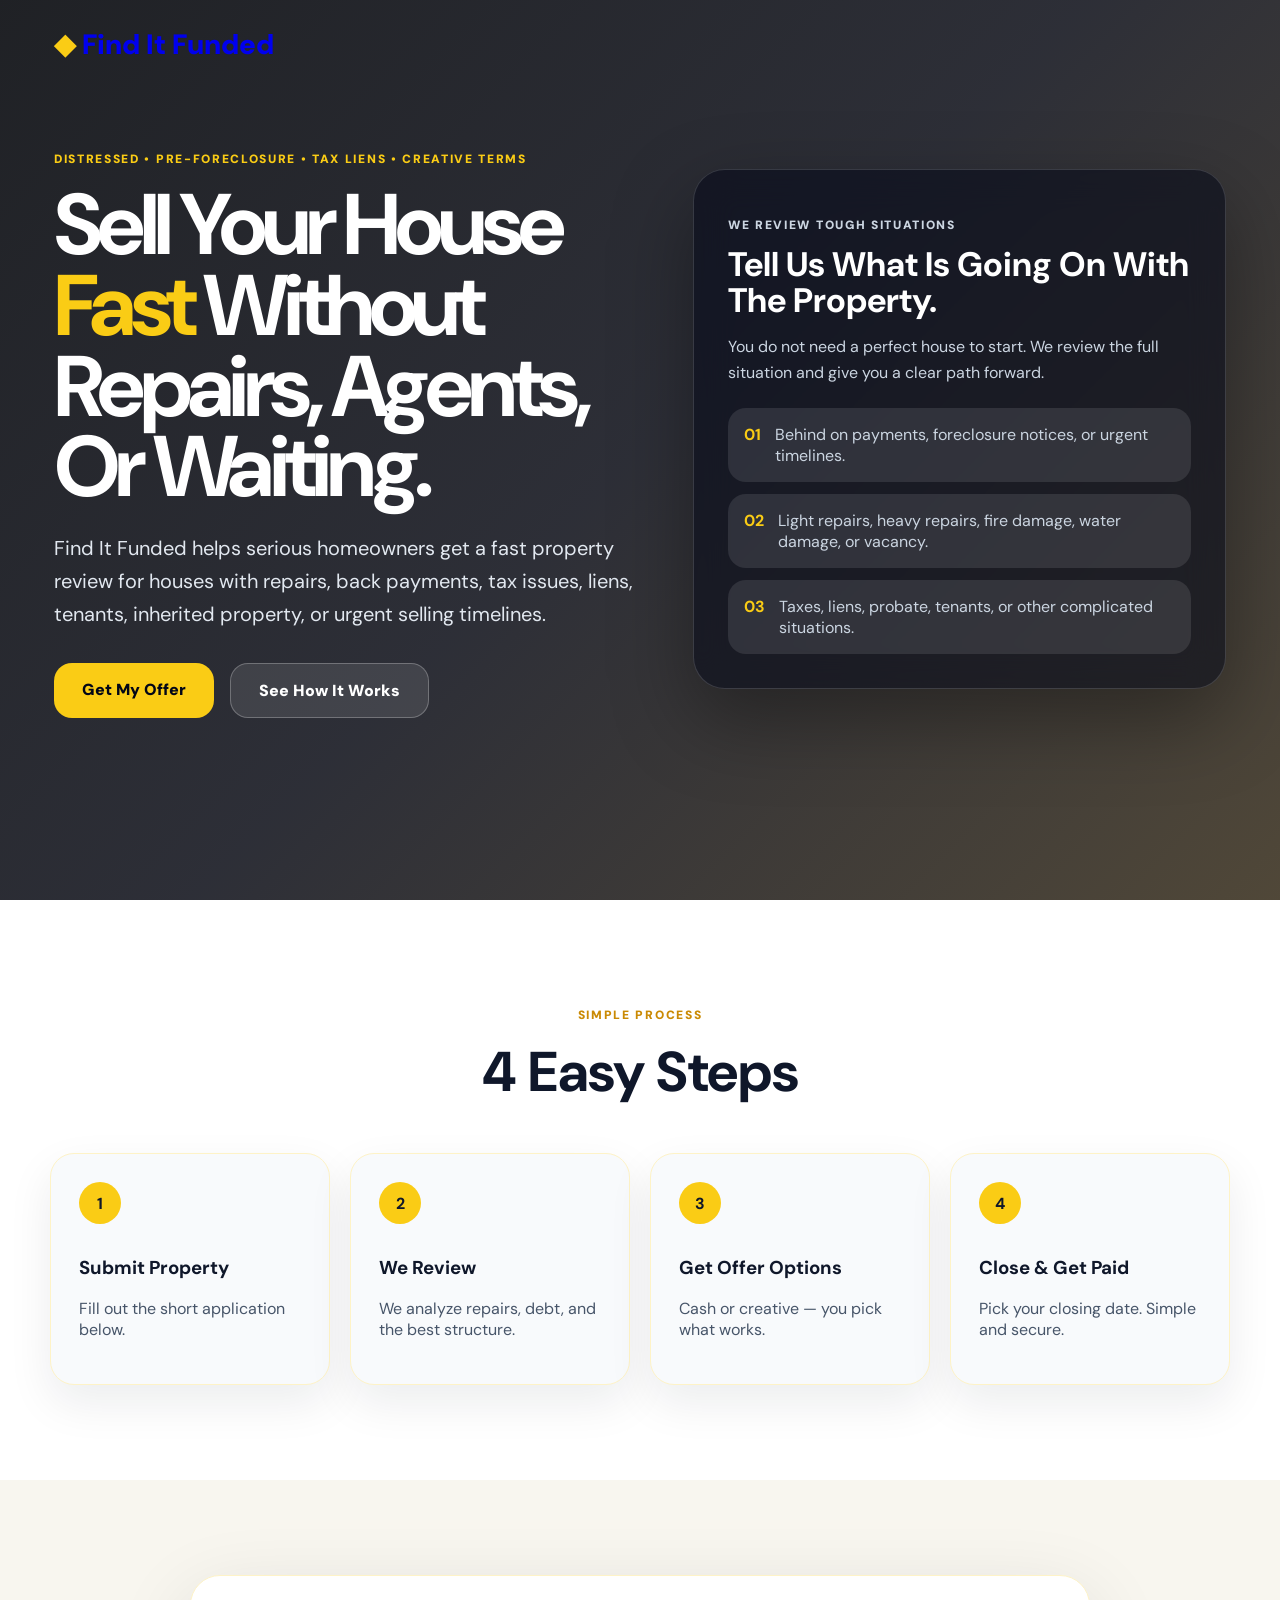
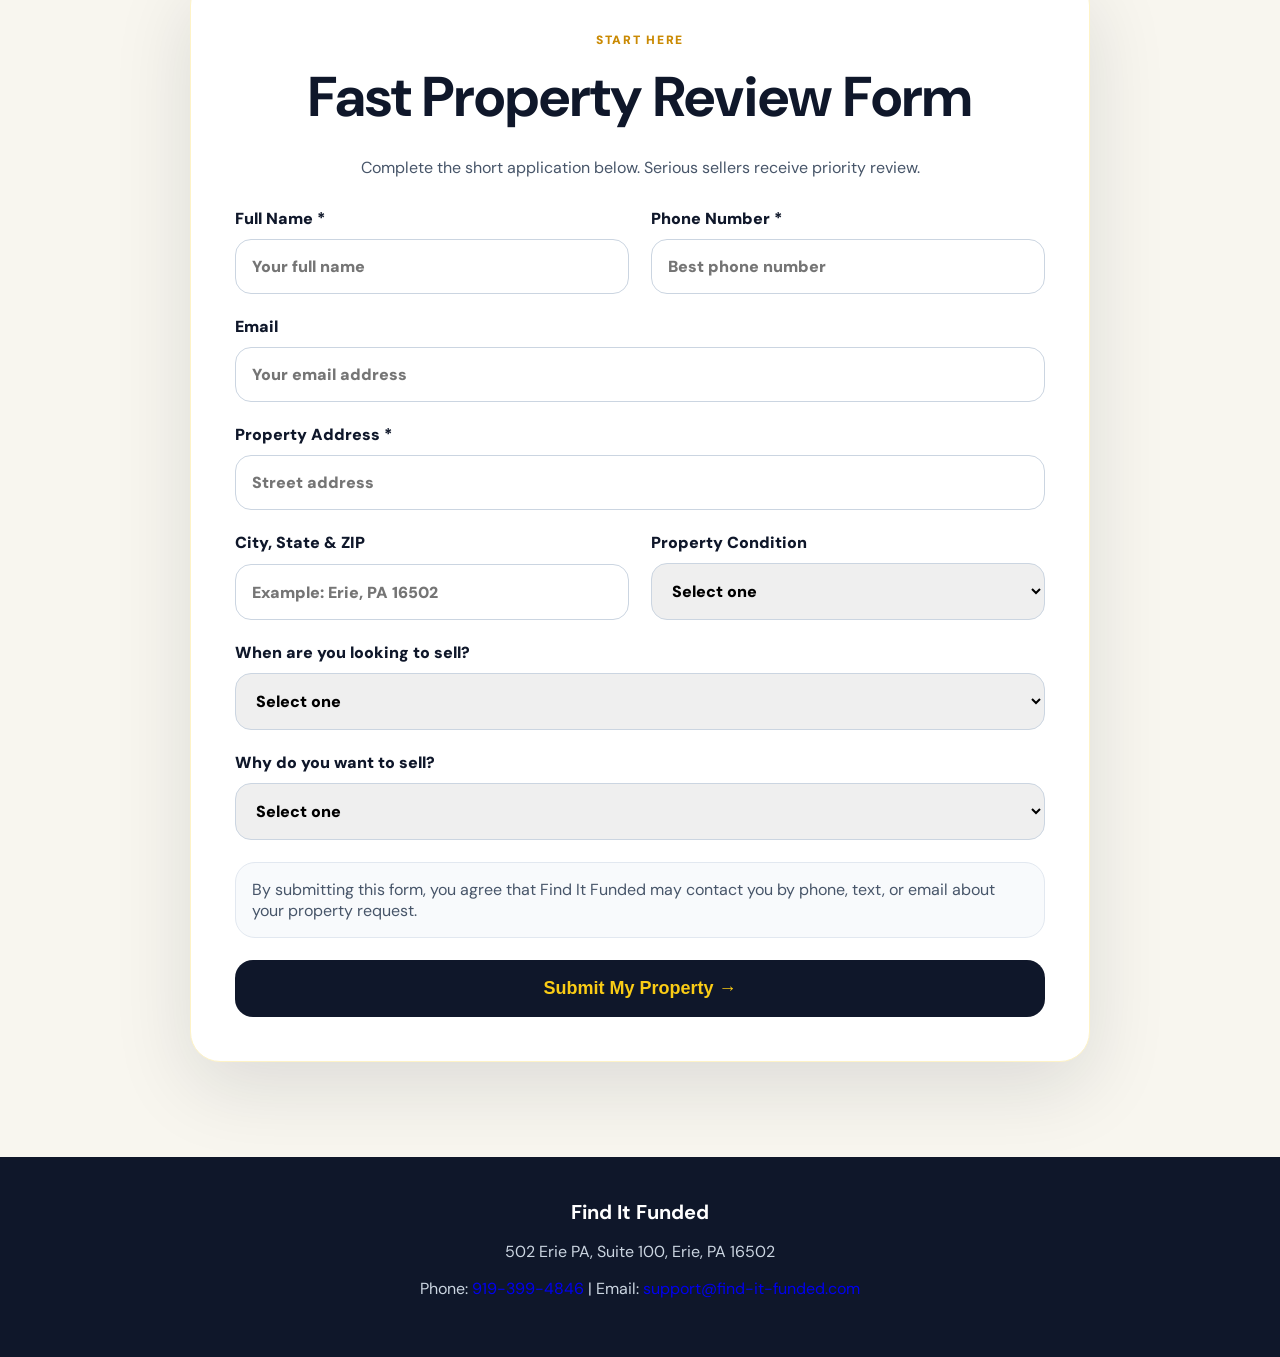
<file: index.html>
<!doctype html>
<html lang="en">
<head>
  <meta charset="UTF-8" />
  <meta name="viewport" content="width=device-width, initial-scale=1.0" />
  <meta name="description" content="Find It Funded helps serious homeowners get a fast property review for distressed houses, foreclosure situations, tax liens, repairs, tenants, inherited property, and urgent selling timelines." />
  <title>Find It Funded | Fast Property Review</title>

  <link rel="icon" href="./favicon.ico" sizes="any" />
  <link rel="icon" href="./favicon.svg" type="image/svg+xml" />
  <link rel="preconnect" href="https://fonts.googleapis.com" />
  <link rel="preconnect" href="https://fonts.gstatic.com" crossorigin />
  <link rel="stylesheet" href="./styles.css" />
</head>
<body>
  <main class="page">
    <section class="hero" id="top">
      <div class="slide slideOne" aria-hidden="true"></div>
      <div class="slide slideTwo" aria-hidden="true"></div>
      <div class="slide slideThree" aria-hidden="true"></div>
      <div class="overlay" aria-hidden="true"></div>

      <nav class="nav" aria-label="Primary navigation">
        <a href="#top" class="brand" aria-label="Find It Funded Home"><span>◆</span> Find It Funded</a>
      </nav>

      <div class="heroGrid">
        <div class="heroText">
          <p class="eyebrow">Distressed • Pre-Foreclosure • Tax Liens • Creative Terms</p>
          <h1>Sell Your House <span>Fast</span> Without Repairs, Agents, Or Waiting.</h1>
          <p class="subtext">
            Find It Funded helps serious homeowners get a fast property review for houses with repairs,
            back payments, tax issues, liens, tenants, inherited property, or urgent selling timelines.
          </p>
          <div class="actions">
            <a href="#apply" class="primary">Get My Offer</a>
            <a href="#how" class="secondary">See How It Works</a>
          </div>
        </div>

        <aside class="card" aria-label="Property situations we review">
          <p class="eyebrow gold">We Review Tough Situations</p>
          <h2>Tell Us What Is Going On With The Property.</h2>
          <p>You do not need a perfect house to start. We review the full situation and give you a clear path forward.</p>

          <div class="items">
            <div><b>01</b><span>Behind on payments, foreclosure notices, or urgent timelines.</span></div>
            <div><b>02</b><span>Light repairs, heavy repairs, fire damage, water damage, or vacancy.</span></div>
            <div><b>03</b><span>Taxes, liens, probate, tenants, or other complicated situations.</span></div>
          </div>
        </aside>
      </div>
    </section>

    <section id="how" class="how">
      <p class="eyebrow dark">Simple Process</p>
      <h2>4 Easy Steps</h2>
      <div class="steps">
        <div><b>1</b><h3>Submit Property</h3><p>Fill out the short application below.</p></div>
        <div><b>2</b><h3>We Review</h3><p>We analyze repairs, debt, and the best structure.</p></div>
        <div><b>3</b><h3>Get Offer Options</h3><p>Cash or creative — you pick what works.</p></div>
        <div><b>4</b><h3>Close & Get Paid</h3><p>Pick your closing date. Simple and secure.</p></div>
      </div>
    </section>

    <section id="apply" class="apply">
      <div class="formBox">
        <p class="eyebrow dark">Start Here</p>
        <h2>Fast Property Review Form</h2>
        <p class="formIntro">Complete the short application below. Serious sellers receive priority review.</p>

        <form action="https://formsubmit.co/support@find-it-funded.com" method="POST">
          <input type="hidden" name="_subject" value="New Find It Funded Seller Lead" />
          <input type="hidden" name="_captcha" value="false" />
          <input type="hidden" name="_template" value="table" />

          <div class="two">
            <label>Full Name *<input required name="fullName" placeholder="Your full name" autocomplete="name" /></label>
            <label>Phone Number *<input required type="tel" name="phone" placeholder="Best phone number" autocomplete="tel" /></label>
          </div>

          <label>Email<input type="email" name="email" placeholder="Your email address" autocomplete="email" /></label>

          <label>Property Address *<input required name="propertyAddress" placeholder="Street address" autocomplete="street-address" /></label>

          <div class="two">
            <label>City, State & ZIP<input name="cityStateZip" placeholder="Example: Erie, PA 16502" /></label>
            <label>Property Condition
              <select name="propertyCondition">
                <option value="">Select one</option>
                <option>Move-in ready</option>
                <option>Light repairs needed</option>
                <option>Heavy repairs needed</option>
                <option>Vacant</option>
                <option>Fire / water damage</option>
                <option>Unknown</option>
              </select>
            </label>
          </div>

          <label>When are you looking to sell?
            <select name="timeline">
              <option value="">Select one</option>
              <option>Immediately (0-7 days)</option>
              <option>Within 14 days</option>
              <option>Within 30 days</option>
            </select>
          </label>

          <label>Why do you want to sell?
            <select name="whySell">
              <option value="">Select one</option>
              <option>Foreclosure / behind on payments</option>
              <option>Tax lien or delinquency</option>
              <option>Inherited / probate property</option>
              <option>Need major repairs</option>
              <option>Relocating</option>
              <option>Tired landlord / problem tenants</option>
              <option>Divorce or family situation</option>
              <option>Other</option>
            </select>
          </label>

          <div class="consent">
            By submitting this form, you agree that Find It Funded may contact you by phone, text, or email about your property request.
          </div>

          <button type="submit">Submit My Property →</button>
        </form>
      </div>
    </section>

    <footer>
      <strong>Find It Funded</strong>
      <p>502 Erie PA, Suite 100, Erie, PA 16502</p>
      <p>Phone: <a href="tel:9193994846">919-399-4846</a> | Email: <a href="mailto:support@find-it-funded.com">support@find-it-funded.com</a></p>
    </footer>
  </main>
</body>
</html>
</file>
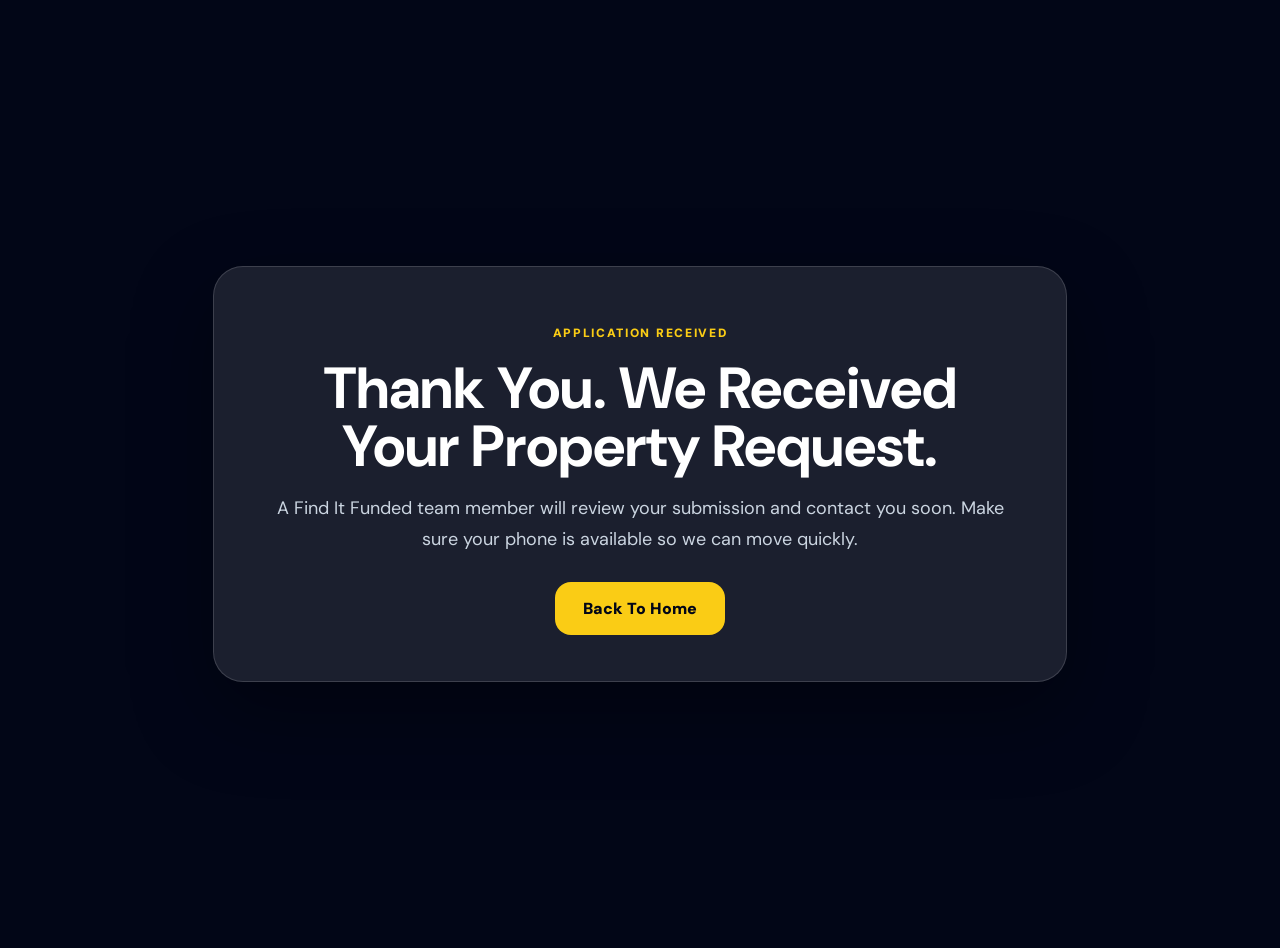
<file: thank-you.html>
<!doctype html>
<html lang="en">
<head>
  <meta charset="UTF-8" />
  <meta name="viewport" content="width=device-width, initial-scale=1.0" />
  <title>Thank You | Find It Funded</title>

  <link rel="icon" href="./favicon.ico" sizes="any" />
  <link rel="icon" href="./favicon.svg" type="image/svg+xml" />
  <link rel="preconnect" href="https://fonts.googleapis.com" />
  <link rel="preconnect" href="https://fonts.gstatic.com" crossorigin />
  <link href="https://fonts.googleapis.com/css2?family=DM+Sans:wght@400;500;700;900&display=swap" rel="stylesheet" />

  <style>
    body {
      margin: 0;
      font-family: "DM Sans", Arial, sans-serif;
      background: #020617;
      color: #ffffff;
      min-height: 100vh;
      display: grid;
      place-items: center;
      padding: 24px;
    }

    main {
      max-width: 760px;
      text-align: center;
      background: rgba(255,255,255,0.1);
      border: 1px solid rgba(255,255,255,0.15);
      border-radius: 30px;
      padding: 46px;
      box-shadow: 0 30px 80px rgba(0,0,0,0.35);
    }

    p:first-child {
      color: #facc15;
      text-transform: uppercase;
      font-weight: 900;
      letter-spacing: 0.14em;
      font-size: 12px;
    }

    h1 {
      font-size: clamp(38px, 6vw, 58px);
      line-height: 1;
      margin: 18px 0;
    }

    .text {
      color: #cbd5e1;
      font-size: 18px;
      line-height: 1.7;
      margin-bottom: 28px;
    }

    a {
      display: inline-block;
      background: #facc15;
      color: #020617;
      padding: 16px 28px;
      border-radius: 16px;
      font-weight: 900;
      text-decoration: none;
    }
  </style>
</head>
<body>
  <main>
    <p>Application Received</p>
    <h1>Thank You. We Received Your Property Request.</h1>
    <p class="text">
      A Find It Funded team member will review your submission and contact you soon.
      Make sure your phone is available so we can move quickly.
    </p>
    <a href="./index.html">Back To Home</a>
  </main>
</body>
</html>
</file>
<file: styles.css>
@import url("https://fonts.googleapis.com/css2?family=DM+Sans:wght@400;500;700;900&display=swap");

* { box-sizing: border-box; }

html { scroll-behavior: smooth; }

body {
  margin: 0;
  font-family: "DM Sans", Arial, sans-serif;
  background: #f8f6ef;
  color: #0f172a;
}

a { text-decoration: none; }

@keyframes fadeSlide {
  0% { opacity: 0; }
  8% { opacity: 1; }
  25% { opacity: 1; }
  33% { opacity: 0; }
  100% { opacity: 0; }
}

.hero {
  position: relative;
  min-height: 100vh;
  color: white;
  overflow: hidden;
  padding-bottom: 90px;
}

.slide,
.overlay {
  position: absolute;
  inset: 0;
}

.slide {
  background-size: cover;
  background-position: center;
  opacity: 0;
  animation: fadeSlide 15s infinite;
}

.slideOne {
  background-image: url("https://images.unsplash.com/photo-1570129477492-45c003edd2be?auto=format&fit=crop&w=1600&q=60");
  animation-delay: 0s;
}

.slideTwo {
  background-image: url("https://images.unsplash.com/photo-1568605114967-8130f3a36994?auto=format&fit=crop&w=1600&q=60");
  animation-delay: 5s;
}

.slideThree {
  background-image: url("https://images.unsplash.com/photo-1507089947368-19c1da9775ae?auto=format&fit=crop&w=1600&q=60");
  animation-delay: 10s;
}

.overlay {
  background: linear-gradient(135deg, rgba(13,15,20,.92), rgba(23,25,35,.9), rgba(43,33,16,.82));
}

.nav,
.heroGrid {
  position: relative;
  z-index: 2;
}

.nav {
  max-width: 1220px;
  margin: 0 auto;
  padding: 26px 24px;
}

.brand {
  font-size: 28px;
  font-weight: 900;
}

.brand span {
  color: #facc15;
}

.heroGrid {
  max-width: 1220px;
  margin: 50px auto 0;
  padding: 0 24px;
  display: grid;
  grid-template-columns: 1.05fr .95fr;
  gap: 50px;
  align-items: center;
}

.eyebrow {
  color: #facc15;
  text-transform: uppercase;
  letter-spacing: .14em;
  font-size: 12px;
  font-weight: 900;
}

.heroText h1 {
  font-size: clamp(44px, 7vw, 86px);
  line-height: .94;
  letter-spacing: -.06em;
  margin: 18px 0 24px;
}

.heroText h1 span {
  color: #facc15;
}

.subtext {
  color: #e2e8f0;
  font-size: 20px;
  line-height: 1.65;
  max-width: 700px;
}

.actions {
  display: flex;
  gap: 16px;
  flex-wrap: wrap;
  margin-top: 32px;
}

.primary,
.secondary {
  padding: 16px 28px;
  border-radius: 18px;
  font-weight: 900;
}

.primary {
  background: #facc15;
  color: #020617;
}

.secondary {
  border: 1px solid rgba(255,255,255,.25);
  background: rgba(255,255,255,.1);
  color: white;
}

.card {
  background: rgba(2,6,23,.55);
  border: 1px solid rgba(255,255,255,.15);
  border-radius: 32px;
  padding: 34px;
  backdrop-filter: blur(18px);
  box-shadow: 0 30px 80px rgba(0,0,0,.35);
}

.card h2 {
  font-size: 34px;
  line-height: 1.05;
  margin: 12px 0;
}

.card p {
  color: #cbd5e1;
  line-height: 1.6;
}

.items {
  display: grid;
  gap: 12px;
  margin-top: 22px;
}

.items div {
  display: flex;
  gap: 14px;
  padding: 16px;
  border-radius: 18px;
  background: rgba(255,255,255,.1);
}

.items b {
  color: #facc15;
}

.items span {
  color: #cbd5e1;
}

.how,
.apply {
  padding: 95px 24px;
}

.how {
  background: white;
  text-align: center;
}

.dark {
  color: #ca8a04;
}

.how h2,
.formBox h2 {
  font-size: clamp(36px, 5vw, 56px);
  margin: 0 0 24px;
}

.steps {
  max-width: 1180px;
  margin: 45px auto 0;
  display: grid;
  grid-template-columns: repeat(4, 1fr);
  gap: 20px;
}

.steps div {
  text-align: left;
  background: #f8fafc;
  border: 1px solid #fef3c7;
  border-radius: 24px;
  padding: 28px;
  box-shadow: 0 18px 45px rgba(15,23,42,.08);
}

.steps b {
  width: 42px;
  height: 42px;
  display: inline-flex;
  align-items: center;
  justify-content: center;
  background: #facc15;
  border-radius: 50%;
  margin-bottom: 12px;
}

.steps p {
  color: #475569;
}

.apply {
  background: #f8f6ef;
}

.formBox {
  max-width: 900px;
  margin: 0 auto;
  background: white;
  border: 1px solid #fef3c7;
  border-radius: 30px;
  padding: 44px;
  box-shadow: 0 24px 80px rgba(15,23,42,.12);
  text-align: center;
}

.formIntro {
  color: #475569;
}

form {
  display: grid;
  gap: 22px;
  margin-top: 30px;
  text-align: left;
}

.two {
  display: grid;
  grid-template-columns: 1fr 1fr;
  gap: 22px;
}

label {
  display: grid;
  gap: 10px;
  font-weight: 900;
}

input,
select {
  width: 100%;
  border: 1px solid #cbd5e1;
  border-radius: 16px;
  padding: 16px;
  font: inherit;
}

input:focus,
select:focus {
  outline: none;
  border-color: #d4af37;
  box-shadow: 0 0 0 4px rgba(212,175,55,.22);
}

.consent {
  background: #f8fafc;
  border: 1px solid #e2e8f0;
  border-radius: 20px;
  padding: 16px;
  color: #475569;
}

button {
  border: 0;
  background: #0f172a;
  color: #facc15;
  padding: 18px;
  border-radius: 18px;
  font-size: 18px;
  font-weight: 900;
  cursor: pointer;
}

footer {
  background: #0f172a;
  color: #cbd5e1;
  padding: 42px 24px;
  text-align: center;
}

footer strong {
  color: white;
  font-size: 20px;
}

@media (max-width: 900px) {
  .heroGrid,
  .steps,
  .two {
    grid-template-columns: 1fr;
  }
}

/* Clean static deployment helpers */
:target { scroll-margin-top: 24px; }
button:focus-visible,
a:focus-visible,
input:focus-visible,
select:focus-visible {
  outline: 3px solid rgba(250, 204, 21, 0.75);
  outline-offset: 3px;
}
</file>
